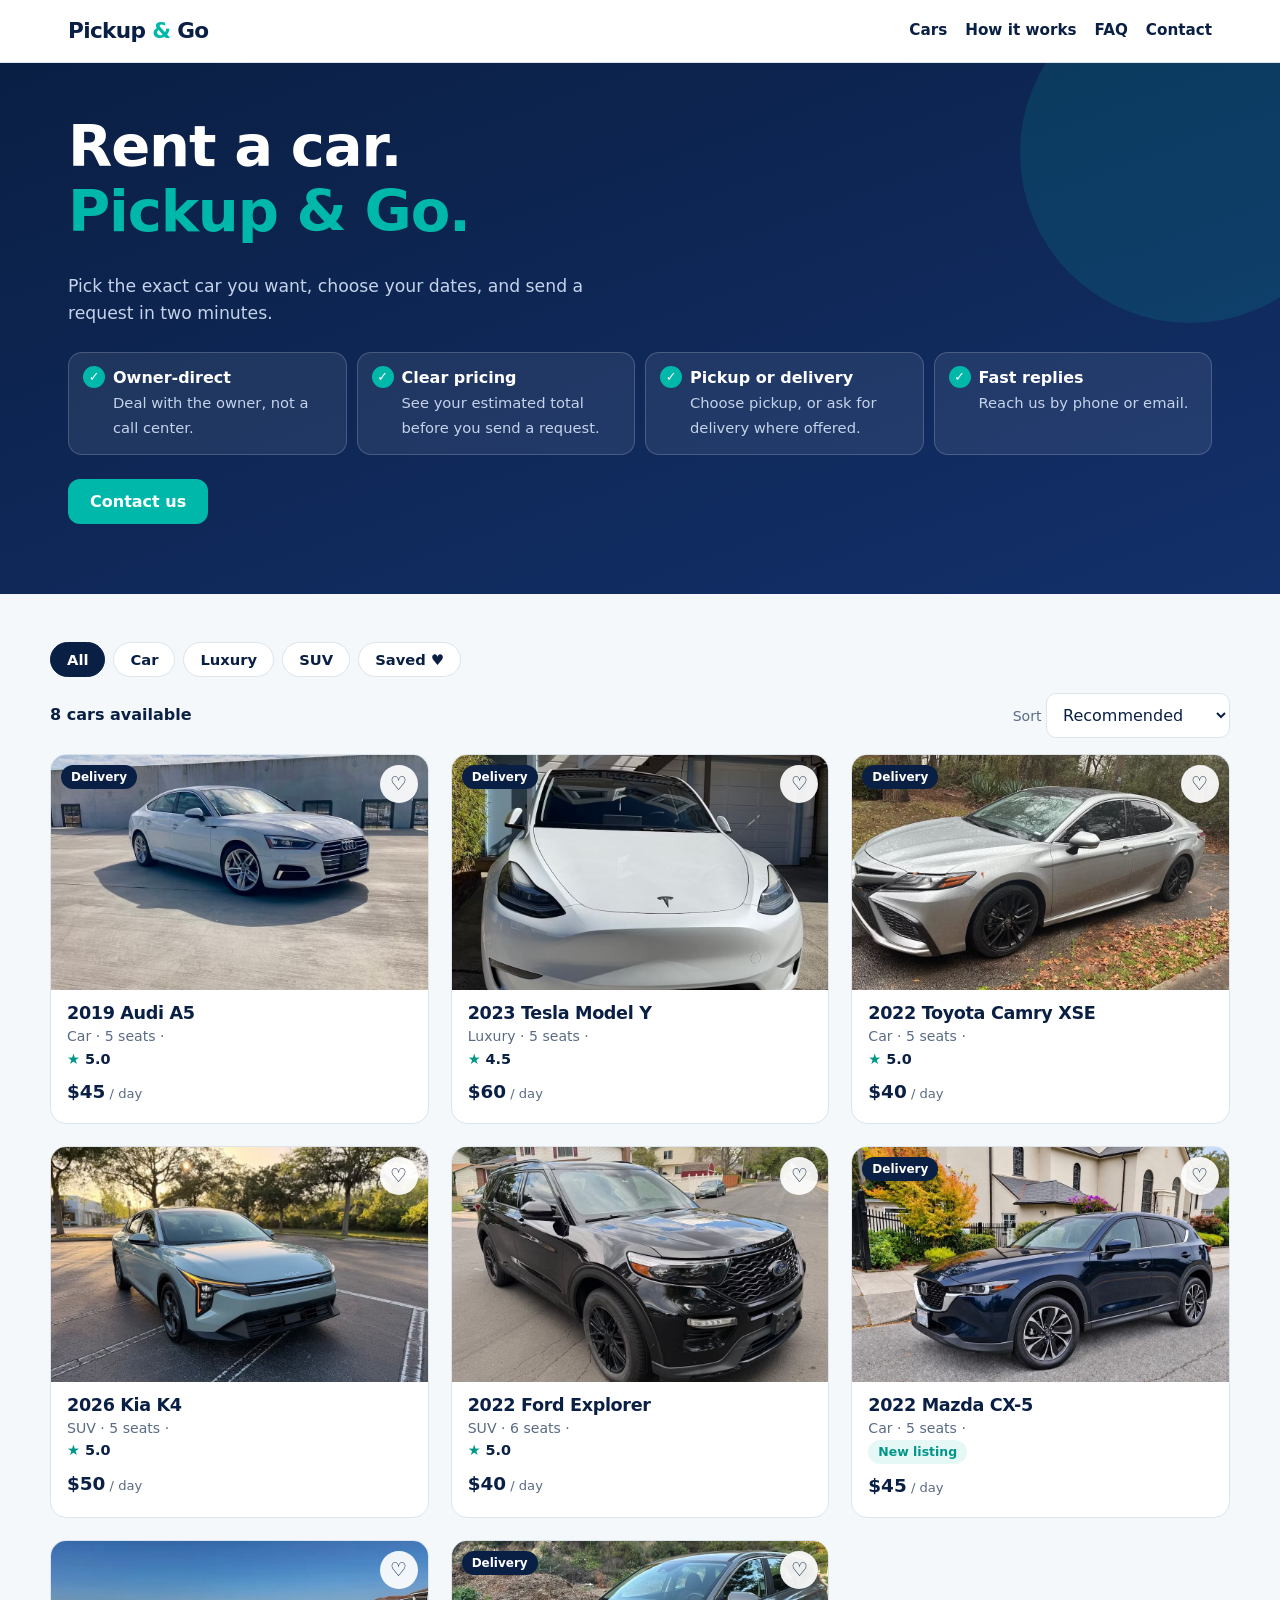
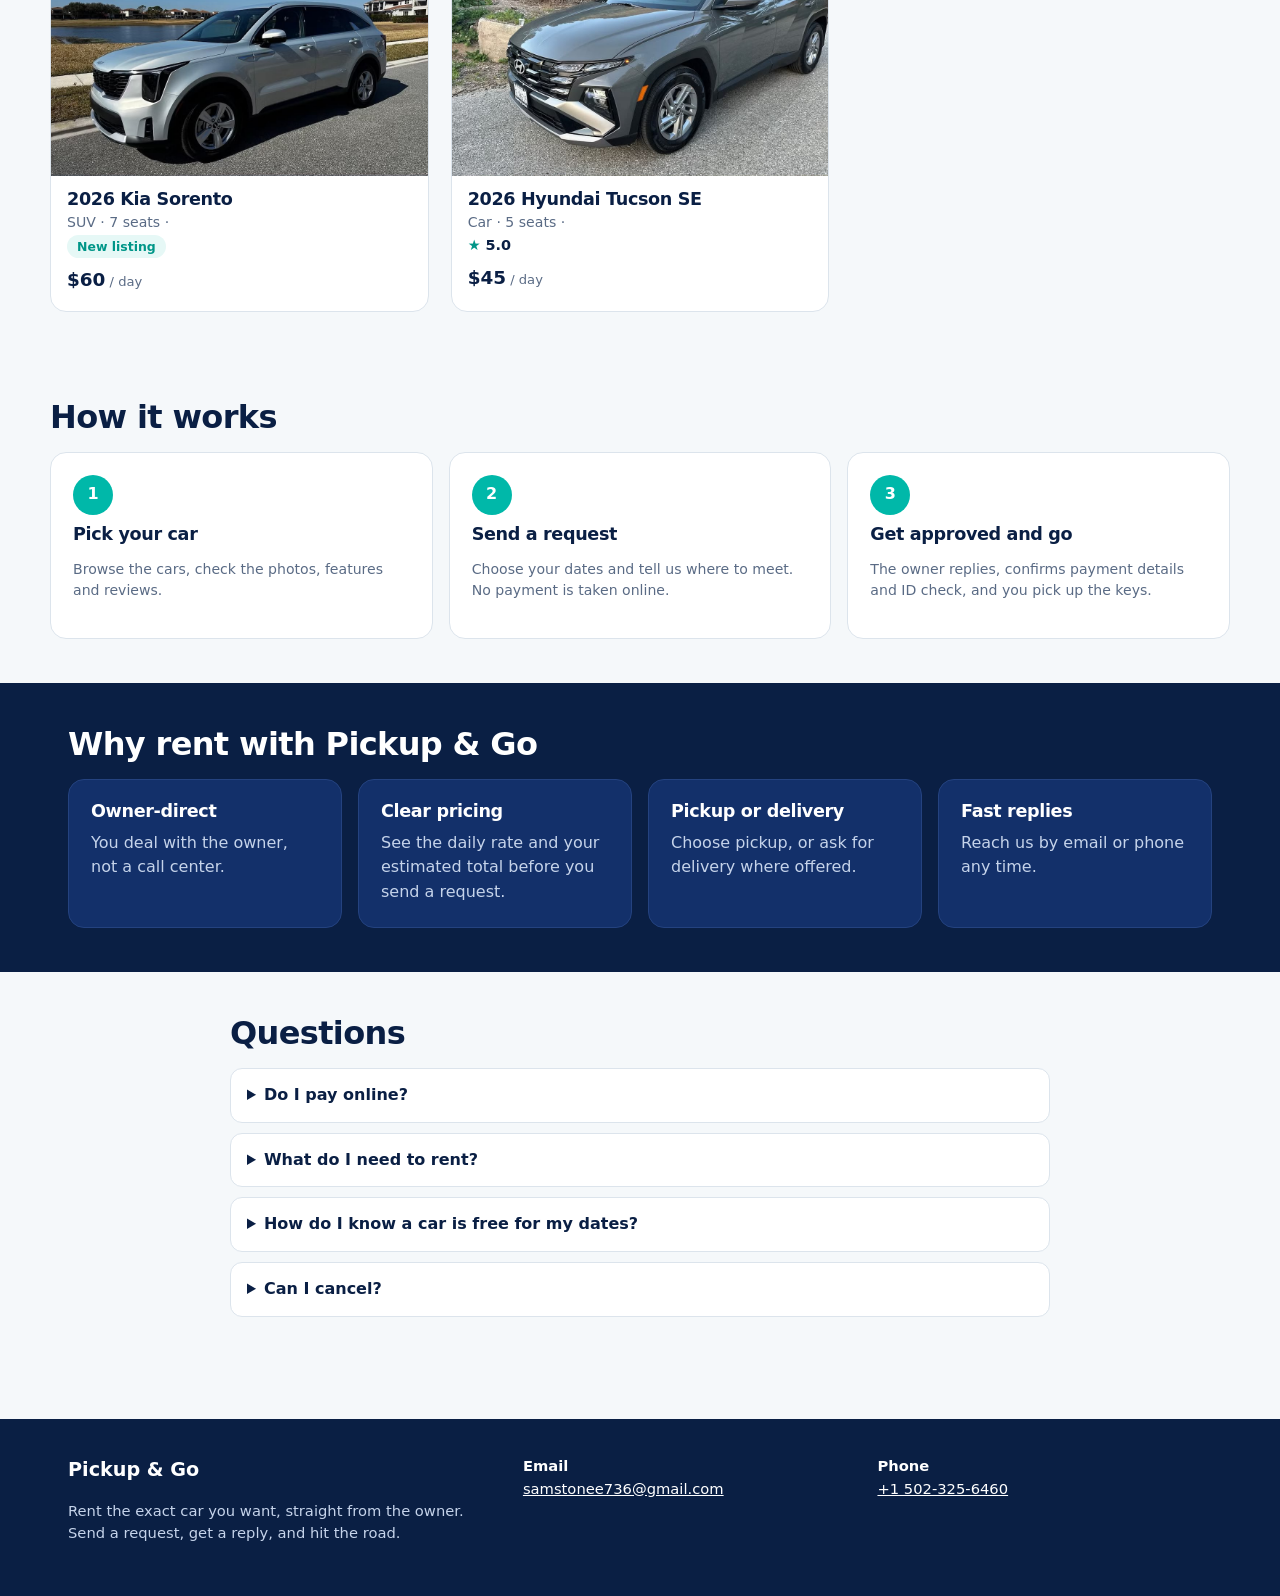
<file: index.html>
<!doctype html><html lang="en"><head><meta charset="utf-8"><meta name="viewport" content="width=device-width,initial-scale=1"><meta name="theme-color" content="#0A1F44"><link rel="stylesheet" href="style.css"><title>Pickup &amp; Go | Rent the exact car you want</title><meta name="description" content="Browse cars from the owner, pick your dates, and send a rental request to Pickup &amp; Go."></head><body>
<header class="site-h" id="site-header"></header>
<main>
<section class="hero"><div class="wrap"><h1>Rent a car.<br><span>Pickup &amp; Go.</span></h1><p>Pick the exact car you want, choose your dates, and send a request in two minutes.</p>
<div class="trust">
<div class="trust-item"><b>Owner-direct</b><span>Deal with the owner, not a call center.</span></div>
<div class="trust-item"><b>Clear pricing</b><span>See your estimated total before you send a request.</span></div>
<div class="trust-item"><b>Pickup or delivery</b><span>Choose pickup, or ask for delivery where offered.</span></div>
<div class="trust-item"><b>Fast replies</b><span>Reach us by phone or email.</span></div>
</div>
<a class="btn" href="#site-footer">Contact us</a></div></section>
<section class="pad wrap" id="cars"><div class="chips" id="chips" role="group" aria-label="Filter by type"></div>
<div class="bar"><strong id="count"></strong><label class="meta">Sort <select id="sort"><option value="rec">Recommended</option><option value="low">Price: low to high</option><option value="high">Price: high to low</option><option value="top">Top rated</option></select></label></div>
<div class="grid" id="car-grid"></div></section>
<section class="pad wrap" id="how"><h2>How it works</h2><div class="steps">
<div class="panel step"><div class="n">1</div><h3>Pick your car</h3><p class="meta">Browse the cars, check the photos, features and reviews.</p></div>
<div class="panel step"><div class="n">2</div><h3>Send a request</h3><p class="meta">Choose your dates and tell us where to meet. No payment is taken online.</p></div>
<div class="panel step"><div class="n">3</div><h3>Get approved and go</h3><p class="meta">The owner replies, confirms payment details and ID check, and you pick up the keys.</p></div></div></section>
<section class="band pad"><div class="wrap"><h2>Why rent with Pickup &amp; Go</h2><div class="steps">
<div class="panel"><h3>Owner-direct</h3><p>You deal with the owner, not a call center.</p></div>
<div class="panel"><h3>Clear pricing</h3><p>See the daily rate and your estimated total before you send a request.</p></div>
<div class="panel"><h3>Pickup or delivery</h3><p>Choose pickup, or ask for delivery where offered.</p></div>
<div class="panel"><h3>Fast replies</h3><p>Reach us by email or phone any time.</p></div></div></div></section>
<section class="pad wrap" id="faq" style="max-width:820px"><h2>Questions</h2>
<details><summary>Do I pay online?</summary><p>No. Your payment choice (PayPal, Cash App, Zelle or Chime) is only a preference. The owner confirms payment details with you after approval.</p></details>
<details><summary>What do I need to rent?</summary><p>A valid driver's license. The owner explains how to verify your ID after your request is approved. Never send ID photos by email or through the request form.</p></details>
<details><summary>How do I know a car is free for my dates?</summary><p>Search with your dates and only available cars appear. The owner still confirms every request.</p></details>
<details><summary>Can I cancel?</summary><p>Contact the owner as soon as your plans change. See each car page for the cancellation policy.</p></details></section>
</main>
<footer class="site-f" id="site-footer"></footer><script src="cars.js"></script><script src="app.js"></script></body></html>
</file>
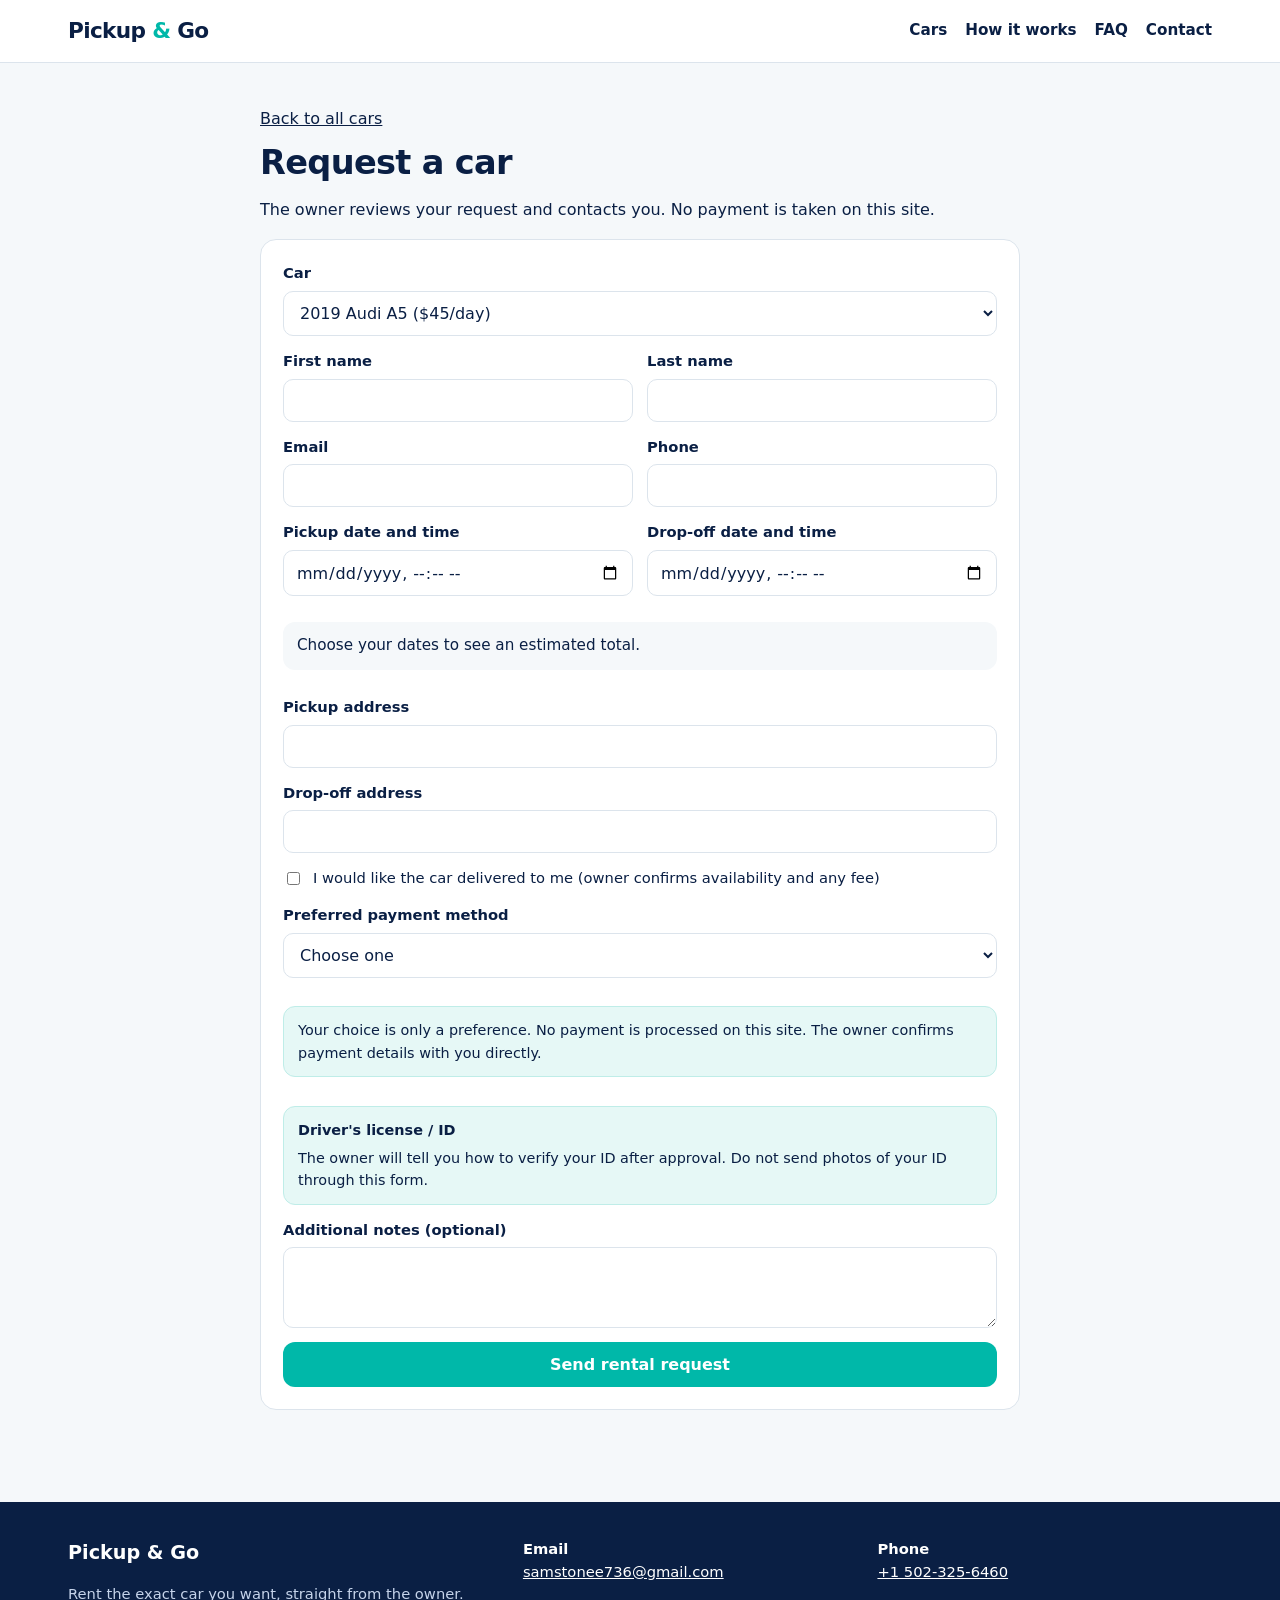
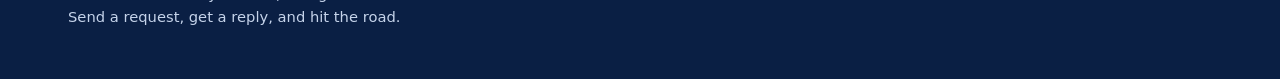
<file: booking.html>
<!doctype html><html lang="en"><head><meta charset="utf-8"><meta name="viewport" content="width=device-width,initial-scale=1"><meta name="theme-color" content="#0A1F44"><link rel="stylesheet" href="style.css"><title>Request a car | Pickup &amp; Go</title></head><body>
<header class="site-h" id="site-header"></header>
<main><section class="pad wrap" style="max-width:760px">
<a href="index.html#cars">Back to all cars</a>
<h1 style="font-size:2.1rem;margin-top:12px">Request a car</h1>
<p>The owner reviews your request and contacts you. No payment is taken on this site.</p>
<div class="panel"><form class="form" id="booking-form">
<p hidden><label>Leave empty <input name="_gotcha" tabindex="-1" autocomplete="off"></label></p>
<div class="err" id="form-error" role="alert" style="display:none"></div>
<label>Car<select id="car-select" name="car_id" required></select></label>
<input type="hidden" name="car_name" id="car-name"><input type="hidden" name="estimated_total" id="est-total">
<div class="row"><label>First name<input name="first_name" required maxlength="60" autocomplete="given-name"></label><label>Last name<input name="last_name" required maxlength="60" autocomplete="family-name"></label></div>
<div class="row"><label>Email<input name="email" type="email" required maxlength="120" autocomplete="email"></label><label>Phone<input name="phone" type="tel" required maxlength="30" autocomplete="tel"></label></div>
<div class="row"><label>Pickup date and time<input name="pickup_time" type="datetime-local" required></label><label>Drop-off date and time<input name="dropoff_time" type="datetime-local" required></label></div>
<div class="est" id="est"></div>
<label>Pickup address<input name="pickup_address" required maxlength="200"></label>
<label>Drop-off address<input name="dropoff_address" required maxlength="200"></label>
<label id="delivery-row" style="display:flex;gap:10px;align-items:center;font-weight:500"><input type="checkbox" name="delivery_requested" value="yes" style="width:auto"> I would like the car delivered to me (owner confirms availability and any fee)</label>
<label>Preferred payment method<select name="payment_method" required><option value="" disabled selected>Choose one</option><option>PayPal</option><option>Cash App</option><option>Chime</option></select></label>
<p class="note">Your choice is only a preference. No payment is processed on this site. The owner confirms payment details with you directly.</p>
<div class="note"><strong>Driver's license / ID</strong><p style="margin:6px 0 0">The owner will tell you how to verify your ID after approval. Do not send photos of your ID through this form.</p></div>
<label>Additional notes (optional)<textarea name="notes" rows="3" maxlength="1000"></textarea></label>
<button class="btn" type="submit" id="send-btn">Send rental request</button></form></div>
</section></main>
<footer class="site-f" id="site-footer"></footer><script src="cars.js"></script><script src="app.js"></script></body></html>
</file>
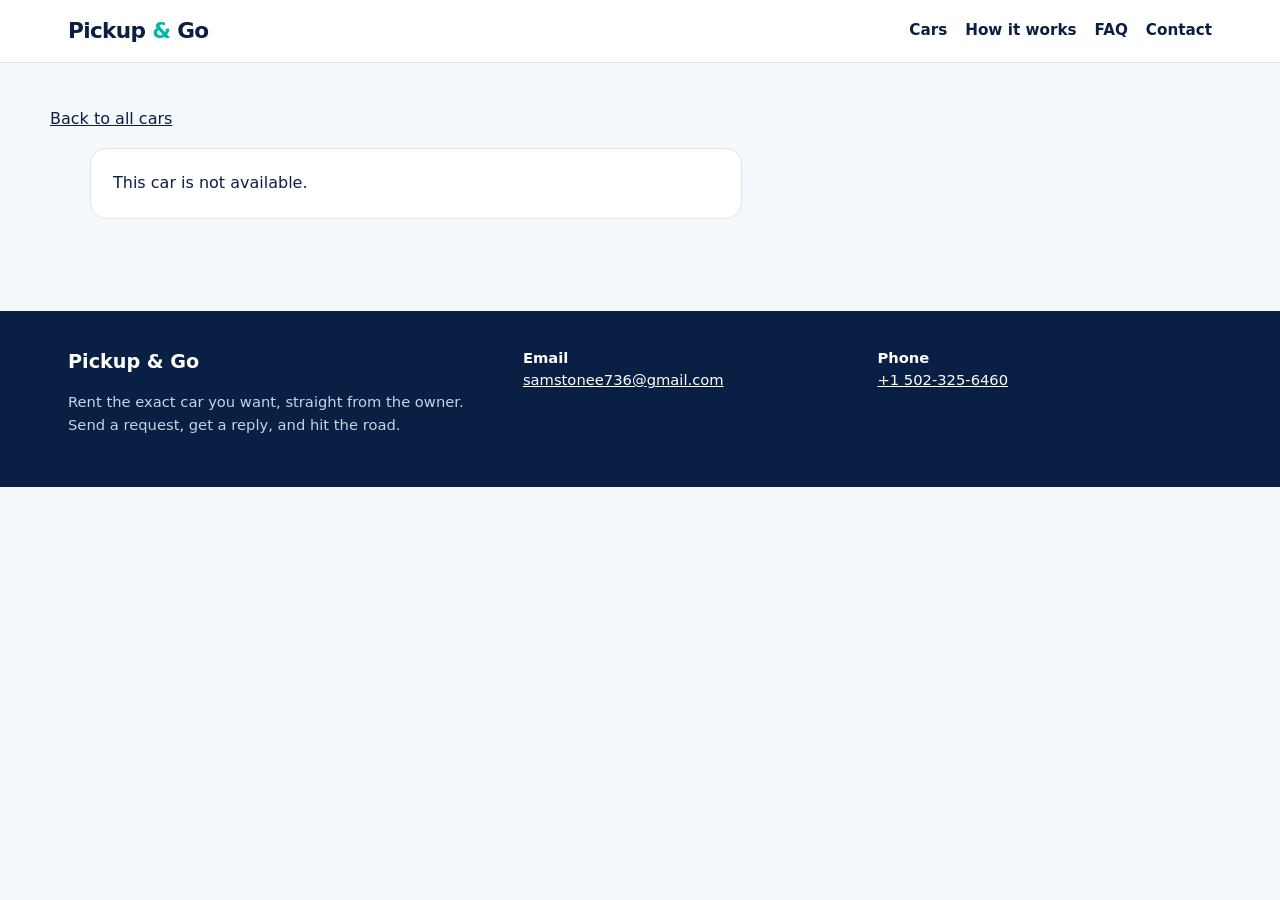
<file: car.html>
<!doctype html><html lang="en"><head><meta charset="utf-8"><meta name="viewport" content="width=device-width,initial-scale=1"><meta name="theme-color" content="#0A1F44"><link rel="stylesheet" href="style.css"><title>Car | Pickup &amp; Go</title></head><body>
<header class="site-h" id="site-header"></header>
<main><section class="pad wrap"><a href="index.html#cars">Back to all cars</a><div class="cd" id="car-detail" style="margin-top:16px"></div></section></main>
<footer class="site-f" id="site-footer"></footer><script src="cars.js"></script><script src="app.js"></script></body></html>
</file>
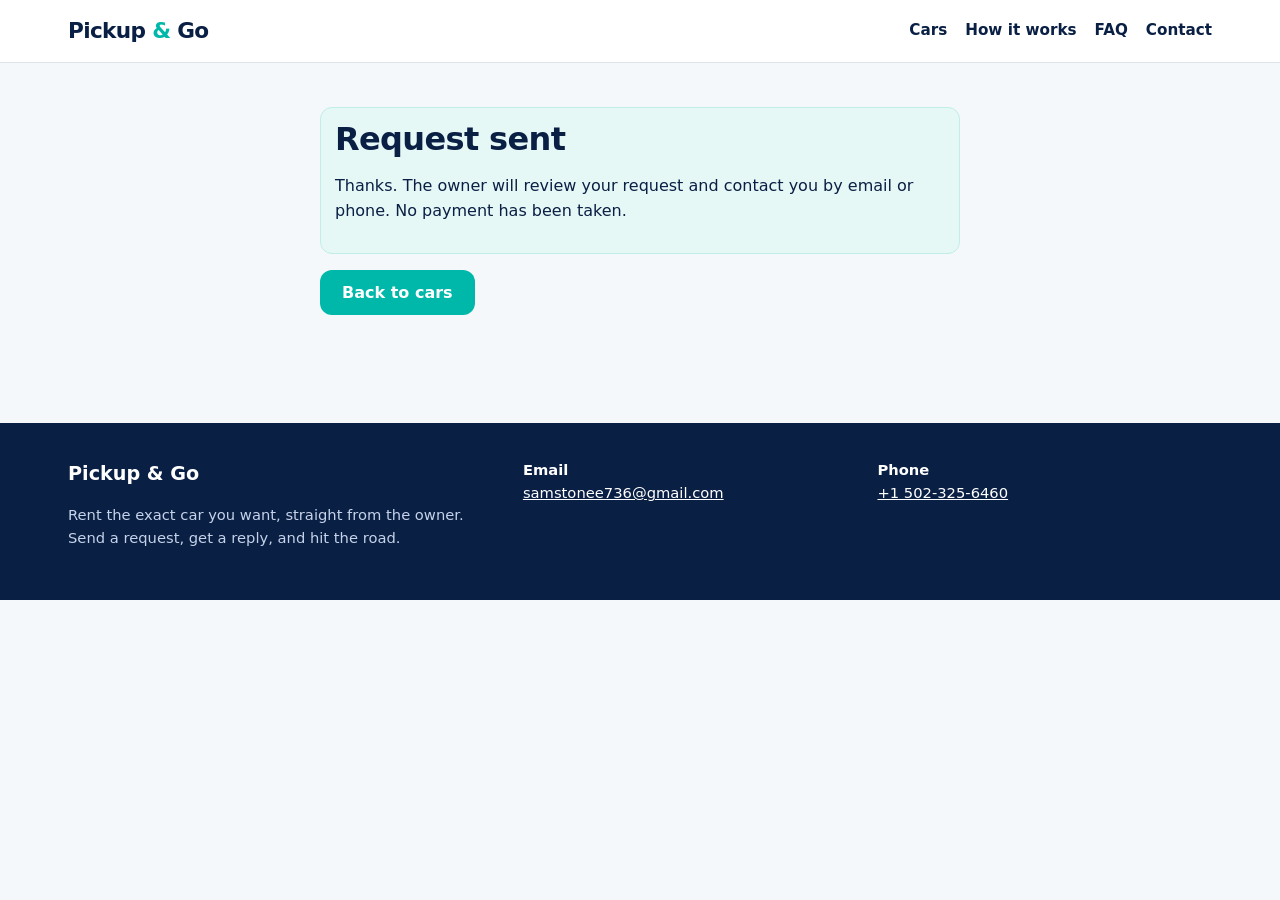
<file: thanks.html>
<!doctype html><html lang="en"><head><meta charset="utf-8"><meta name="viewport" content="width=device-width,initial-scale=1"><meta name="theme-color" content="#0A1F44"><link rel="stylesheet" href="style.css"><title>Request sent | Pickup &amp; Go</title></head><body>
<header class="site-h" id="site-header"></header>
<main><section class="pad wrap" style="max-width:640px"><div class="okbox"><h2>Request sent</h2><p>Thanks. The owner will review your request and contact you by email or phone. No payment has been taken.</p></div><p><a class="btn" href="index.html">Back to cars</a></p></section></main>
<footer class="site-f" id="site-footer"></footer><script src="cars.js"></script><script src="app.js"></script></body></html>
</file>
<file: style.css>
:root{--navy:#0A1F44;--navy2:#13306A;--teal:#00B8A9;--teal-d:#009688;--tint:#E6F8F6;--bg:#F5F8FA;--ink:#0A1F44;--mute:#5A6B85;--line:#DCE4EC;--bad:#C0392B;--r:16px}
*{box-sizing:border-box}html{-webkit-text-size-adjust:100%;scroll-behavior:smooth}
body{margin:0;background:var(--bg);color:var(--ink);font-family:system-ui,-apple-system,"Segoe UI",Roboto,sans-serif;line-height:1.55;padding-bottom:0}
h1,h2,h3{margin:0 0 .5em;line-height:1.12;letter-spacing:-.02em;font-weight:800}
h1{font-size:clamp(2.1rem,6vw,3.6rem)}h2{font-size:clamp(1.4rem,3.4vw,2rem)}h3{font-size:1.1rem}
a{color:inherit}img{max-width:100%;display:block}
.wrap{max-width:1180px;margin:0 auto;padding:0 18px}
.site-h{background:#fff;border-bottom:1px solid var(--line);position:sticky;top:0;z-index:30}
.site-h .wrap{display:flex;align-items:center;justify-content:space-between;height:62px}
.logo{font-weight:900;font-size:1.35rem;text-decoration:none;color:var(--navy);letter-spacing:-.03em}.logo b{color:var(--teal)}
nav{display:flex;gap:18px;font-size:.95rem;font-weight:600}nav a{text-decoration:none;color:var(--navy)}nav a:hover{color:var(--teal-d)}
.btn{display:inline-block;border:0;background:var(--teal);color:#fff;padding:13px 22px;border-radius:12px;font:700 1rem system-ui,sans-serif;cursor:pointer;text-decoration:none;text-align:center}
.btn:hover{background:var(--teal-d)}.btn.navy{background:var(--navy)}.btn.alt{background:#fff;color:var(--navy);border:1.5px solid var(--navy)}.btn[aria-disabled=true],.btn:disabled{opacity:.5;pointer-events:none}
a:focus-visible,button:focus-visible,input:focus-visible,select:focus-visible,textarea:focus-visible{outline:3px solid #7FD8CF;outline-offset:2px}
.hero{background:linear-gradient(160deg,var(--navy) 0%,var(--navy2) 100%);color:#fff;padding:52px 0 70px;position:relative;overflow:hidden}
.hero p{max-width:520px;color:#C5D3EA;font-size:1.08rem;margin:0 0 26px}.hero h1 span{color:var(--teal)}
.hero:after{content:"";position:absolute;right:-80px;top:-80px;width:340px;height:340px;border-radius:50%;background:var(--teal);opacity:.14}
.search{background:#fff;color:var(--navy);border-radius:var(--r);padding:14px;display:grid;gap:10px;grid-template-columns:1fr;box-shadow:0 12px 40px rgba(0,0,0,.25);position:relative;z-index:1}
@media(min-width:820px){.search{grid-template-columns:1.3fr 1fr 1fr auto;align-items:end}}
.search label{font-size:.78rem;font-weight:700;color:var(--mute);text-transform:uppercase;letter-spacing:.04em;display:grid;gap:4px}
input,select,textarea{font:400 1rem system-ui,sans-serif;padding:11px 12px;border:1.5px solid var(--line);border-radius:10px;background:#fff;color:var(--ink);width:100%}
.chips{display:flex;gap:8px;overflow-x:auto;padding:4px 0 10px;scrollbar-width:none}.chips::-webkit-scrollbar{display:none}
.chip{border:1.5px solid var(--line);background:#fff;color:var(--navy);border-radius:99px;padding:8px 16px;font:600 .92rem system-ui,sans-serif;cursor:pointer;white-space:nowrap}
.chip.on{background:var(--navy);color:#fff;border-color:var(--navy)}
.bar{display:flex;justify-content:space-between;align-items:center;gap:10px;flex-wrap:wrap;margin:6px 0 16px}.bar select{width:auto}
.grid{display:grid;grid-template-columns:repeat(auto-fill,minmax(285px,1fr));gap:22px}
.card{background:#fff;border:1px solid var(--line);border-radius:var(--r);overflow:hidden;position:relative}
.card a.cl{text-decoration:none;display:block}.card .ph{aspect-ratio:16/10;background:var(--tint);object-fit:cover;width:100%}
.card .bd{padding:14px 16px 16px}.card h3{margin:0 0 2px}.meta{color:var(--mute);font-size:.88rem}
.rate{font-weight:700;font-size:.9rem}.rate i{color:var(--teal-d);font-style:normal}.new{display:inline-block;background:var(--tint);color:var(--teal-d);font-weight:700;font-size:.78rem;border-radius:99px;padding:2px 10px}
.price{font-weight:800;font-size:1.15rem;margin-top:8px}.price small{font-weight:500;color:var(--mute);font-size:.82rem}
.heart{position:absolute;top:10px;right:10px;width:38px;height:38px;border-radius:50%;border:0;background:rgba(255,255,255,.92);font-size:1.2rem;cursor:pointer;color:var(--navy)}.heart.on{color:#E0245E}
.tag{position:absolute;top:10px;left:10px;background:var(--navy);color:#fff;font-size:.75rem;font-weight:700;border-radius:99px;padding:3px 10px}
section.pad{padding:44px 0}.panel{background:#fff;border:1px solid var(--line);border-radius:var(--r);padding:22px}
.steps{display:grid;gap:16px;grid-template-columns:repeat(auto-fit,minmax(230px,1fr))}.step .n{width:40px;height:40px;border-radius:50%;background:var(--teal);color:#fff;font-weight:800;display:grid;place-items:center;margin-bottom:10px}
.band{background:var(--navy);color:#fff}.band .panel{background:var(--navy2);border-color:#24427F;color:#fff}.band p{color:#C5D3EA;margin:0}
details{background:#fff;border:1px solid var(--line);border-radius:12px;padding:14px 16px;margin-bottom:10px}summary{font-weight:700;cursor:pointer}details p{margin:10px 0 0;color:var(--mute)}
.detail{display:grid;gap:28px;grid-template-columns:1fr}@media(min-width:920px){.detail{grid-template-columns:1.5fr 1fr;align-items:start}.sticky{position:sticky;top:80px}}
.gal-main{width:100%;aspect-ratio:16/10;object-fit:cover;border-radius:var(--r);background:var(--tint)}
.thumbs{display:flex;gap:8px;margin-top:8px;overflow-x:auto}.thumbs img{width:90px;height:64px;object-fit:cover;border-radius:10px;cursor:pointer;border:2px solid transparent;flex:none}.thumbs img.on{border-color:var(--teal)}
.specs{display:grid;grid-template-columns:repeat(auto-fit,minmax(130px,1fr));gap:10px;margin:14px 0}.spec{background:var(--tint);border-radius:12px;padding:10px 12px;font-size:.9rem}.spec b{display:block;font-size:1rem}
.feat{display:flex;flex-wrap:wrap;gap:8px;padding:0;list-style:none;margin:0}.feat li{background:#fff;border:1px solid var(--line);border-radius:99px;padding:6px 14px;font-size:.9rem}
.rev{border-top:1px solid var(--line);padding:14px 0}.rev:first-child{border-top:0}.rev .s{color:var(--teal-d)}
.form{display:grid;gap:14px}.row{display:grid;gap:14px;grid-template-columns:1fr}@media(min-width:640px){.row{grid-template-columns:1fr 1fr}}
.form label{display:grid;gap:6px;font-weight:600;font-size:.92rem}
.note{background:var(--tint);border:1px solid #BFEDE8;border-radius:12px;padding:12px 14px;font-size:.9rem}
.err{background:#FDECEA;border:1px solid #F5C2BC;color:var(--bad);border-radius:12px;padding:12px 14px}.okbox{background:var(--tint);border:1px solid #BFEDE8;border-radius:12px;padding:14px}
.est{background:var(--bg);border-radius:12px;padding:12px 14px;margin:12px 0;font-size:.95rem}.est b{font-size:1.15rem}
.mbar{display:none}@media(max-width:919px){.mbar{display:flex;position:fixed;left:0;right:0;bottom:0;background:#fff;border-top:1px solid var(--line);padding:10px 16px;justify-content:space-between;align-items:center;z-index:40}body.has-mbar{padding-bottom:76px}}
.site-f{background:var(--navy);color:#C5D3EA;padding:36px 0;margin-top:48px;font-size:.92rem}.site-f a{color:#fff}.site-f .cols{display:grid;gap:20px;grid-template-columns:1fr}@media(min-width:700px){.site-f .cols{grid-template-columns:1.3fr 1fr 1fr}}

.cd{max-width:760px;margin:0 auto}
.hero-img{position:relative}.hero-img>img{width:100%;aspect-ratio:4/3;object-fit:cover;border-radius:var(--r);background:var(--tint);cursor:pointer}
.viewph{position:absolute;right:12px;bottom:12px;background:#fff;color:var(--navy);border:1px solid var(--line);border-radius:10px;padding:9px 14px;font:700 .95rem system-ui,sans-serif;cursor:pointer}
.sec{border-top:1px solid var(--line);padding:22px 0}.sec h2{font-size:1.45rem}
.feats.collapsed{max-height:230px;overflow:hidden;-webkit-mask-image:linear-gradient(#000 60%,transparent);mask-image:linear-gradient(#000 60%,transparent)}
.fi{padding:5px 0}
.bar-row{display:grid;grid-template-columns:118px 1fr 34px;gap:10px;align-items:center;margin:8px 0}.track{height:8px;background:var(--line);border-radius:4px;overflow:hidden}.fill{height:100%;background:var(--teal);border-radius:4px}
.viewer{position:fixed;inset:0;background:#fff;z-index:100;overflow-y:auto}.vtop{position:sticky;top:0;background:#fff;display:flex;align-items:center;gap:14px;padding:14px 16px;border-bottom:1px solid var(--line)}
.vclose{border:0;background:var(--bg);width:38px;height:38px;border-radius:50%;font-size:1.1rem;cursor:pointer;color:var(--navy)}
.vlist{max-width:760px;margin:0 auto;padding:12px 16px 40px;display:grid;gap:12px}.vlist img{width:100%;border-radius:12px;background:var(--tint)}
.bbar{position:fixed;left:0;right:0;bottom:0;background:#fff;border-top:1px solid var(--line);padding:10px 16px;display:flex;justify-content:space-between;align-items:center;gap:12px;z-index:40;box-shadow:0 -6px 20px rgba(10,31,68,.08)}
body.has-mbar{padding-bottom:84px}

/* ===== responsive fixes ===== */
html,body{overflow-x:clip}
.logo{white-space:nowrap;flex-shrink:0}
.site-h .wrap{gap:12px}
.menu{display:none;border:0;background:var(--bg);color:var(--navy);width:42px;height:42px;border-radius:10px;font-size:1.3rem;cursor:pointer;flex-shrink:0}
@media(max-width:719px){
  .menu{display:block}
  .site-h nav{display:none;position:absolute;top:100%;left:0;right:0;background:#fff;border-bottom:1px solid var(--line);flex-direction:column;gap:0;padding:6px 18px 12px;box-shadow:0 12px 24px rgba(10,31,68,.1)}
  .site-h.open nav{display:flex}
  .site-h nav a{padding:13px 0;border-top:1px solid var(--line);font-size:1.05rem}
  .site-h nav a:first-child{border-top:0}
}
.grid{grid-template-columns:repeat(auto-fill,minmax(min(100%,285px),1fr))}
input,select,textarea{min-width:0;max-width:100%}
.row>*,.form>*,.search>*{min-width:0}
.panel,.card,.note,.rev,details{overflow-wrap:anywhere}
@media(min-width:560px) and (max-width:819px){.search{grid-template-columns:1fr 1fr}.search label:first-child,.search .btn{grid-column:1/-1}}
@media(max-width:560px){
  .hero{padding:36px 0 54px}.wrap{padding:0 14px}
  .hero p{font-size:1rem}
  .bar{flex-direction:column;align-items:stretch}.bar select{width:100%}
  .bbar{padding:10px 14px;gap:8px}.bbar .btn{padding:12px 18px;white-space:nowrap}
  .bar-row{grid-template-columns:96px 1fr 30px}
  .hero-img>img{aspect-ratio:3/2}
  .sec h2{font-size:1.25rem}
  dl{grid-template-columns:1fr}
}
@media(max-width:360px){.logo{font-size:1.15rem}h1{font-size:1.9rem}}

/* ===== fixed header that hides when reading down, shows when scrolling back up ===== */
.site-h{position:fixed;top:0;left:0;right:0;transition:transform .25s ease}
.site-h.hide{transform:translateY(-100%)}
body{padding-top:63px}
html{scroll-padding-top:76px}
@media(prefers-reduced-motion:reduce){.site-h{transition:none}}

/* ===== car overview: responsive ===== */
.cd{width:100%}.cd img{max-width:100%}
.cd h1{overflow-wrap:anywhere}
.deskgo{display:none}
input[type=datetime-local]{display:block;width:100%;min-width:0;min-height:46px;-webkit-appearance:none;appearance:none;text-align:left;background:#fff}
.tripsec .form label{display:grid;gap:6px}
.bbar .btn[aria-disabled=true],.deskgo[aria-disabled=true]{opacity:.5;pointer-events:none}
@media(min-width:960px){
  .cd{max-width:1100px;display:grid;grid-template-columns:minmax(0,1.6fr) minmax(320px,1fr);column-gap:40px;align-items:start}
  .cd>*{grid-column:1;min-width:0}
  .cd>.tripsec{grid-column:2;grid-row:1 / span 30;align-self:start;position:sticky;top:84px;border:1px solid var(--line);border-radius:var(--r);padding:20px;background:#fff;box-shadow:0 8px 24px rgba(10,31,68,.08)}
  .cd>.tripsec h2{font-size:1.25rem}
  .deskgo{display:block;text-align:center}
  .bbar{display:none}body.has-mbar{padding-bottom:0}
  .hero-img>img{aspect-ratio:16/10}
}
@media(max-width:959px){.cd{max-width:760px;margin:0 auto}}

/* ===== hero trust points ===== */
.trust{display:grid;gap:10px;grid-template-columns:1fr;margin:0 0 24px;position:relative;z-index:1}
.trust-item{background:rgba(255,255,255,.08);border:1px solid rgba(255,255,255,.18);border-radius:14px;padding:13px 16px 13px 44px;position:relative}
.trust-item:before{content:"\2713";position:absolute;left:14px;top:13px;width:22px;height:22px;border-radius:50%;background:var(--teal);color:#fff;font-weight:800;font-size:.8rem;display:grid;place-items:center}
.trust-item b{display:block;color:#fff}.trust-item span{color:#C5D3EA;font-size:.92rem}
.hero .btn{position:relative;z-index:1}
@media(min-width:640px){.trust{grid-template-columns:1fr 1fr}}
@media(min-width:960px){.trust{grid-template-columns:repeat(4,1fr)}}
</file>
